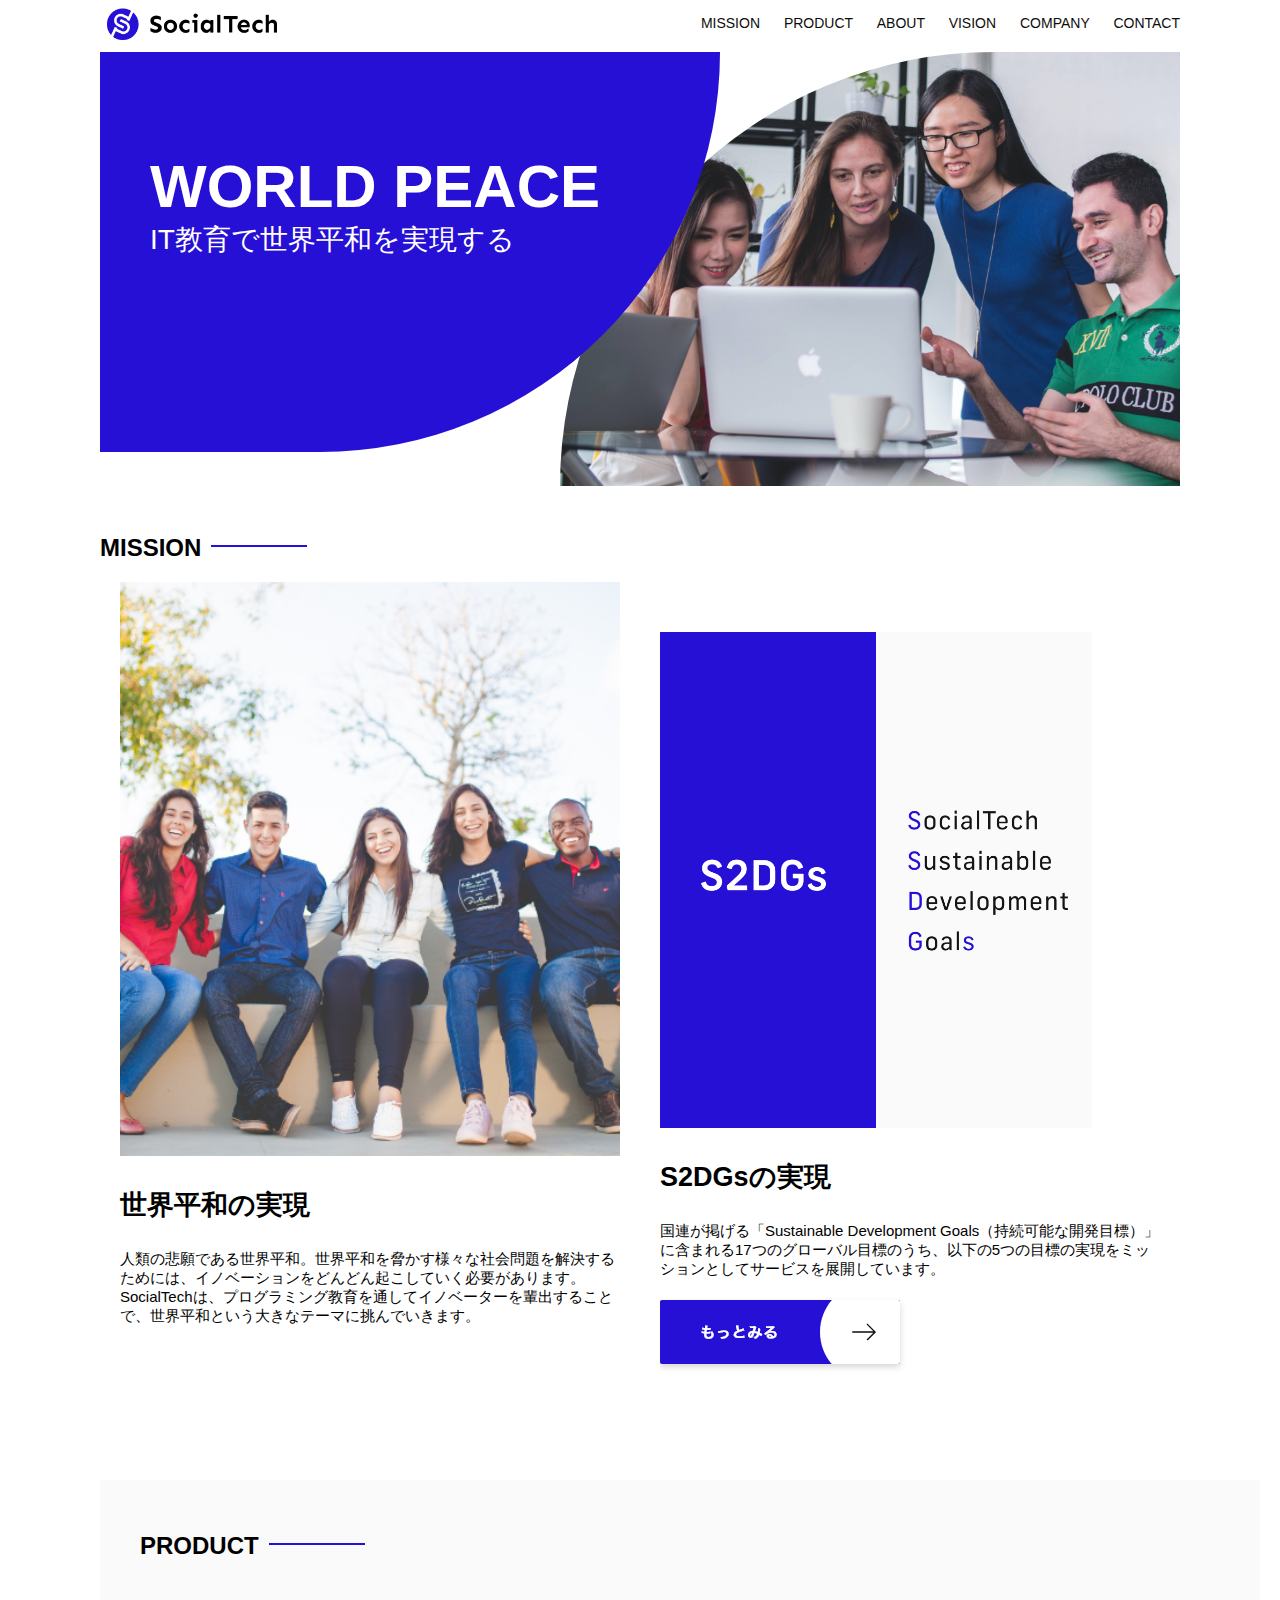
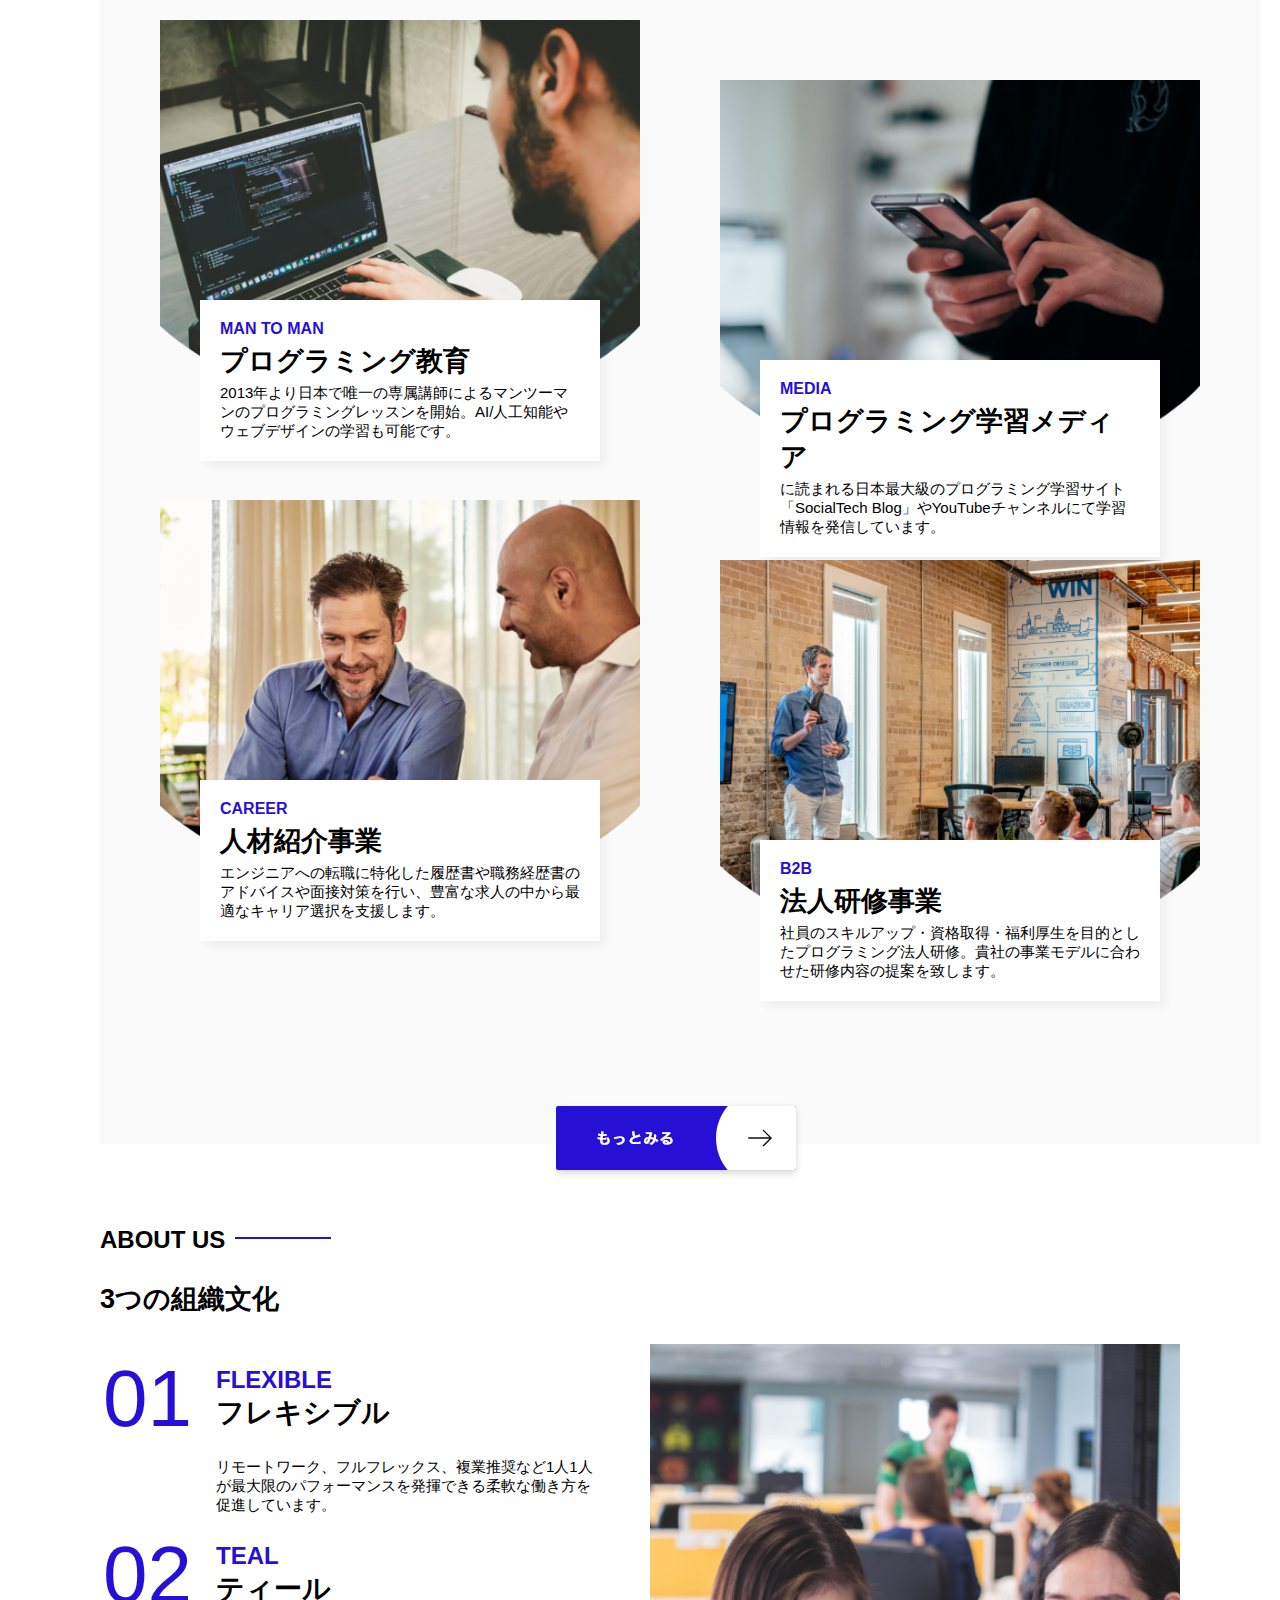
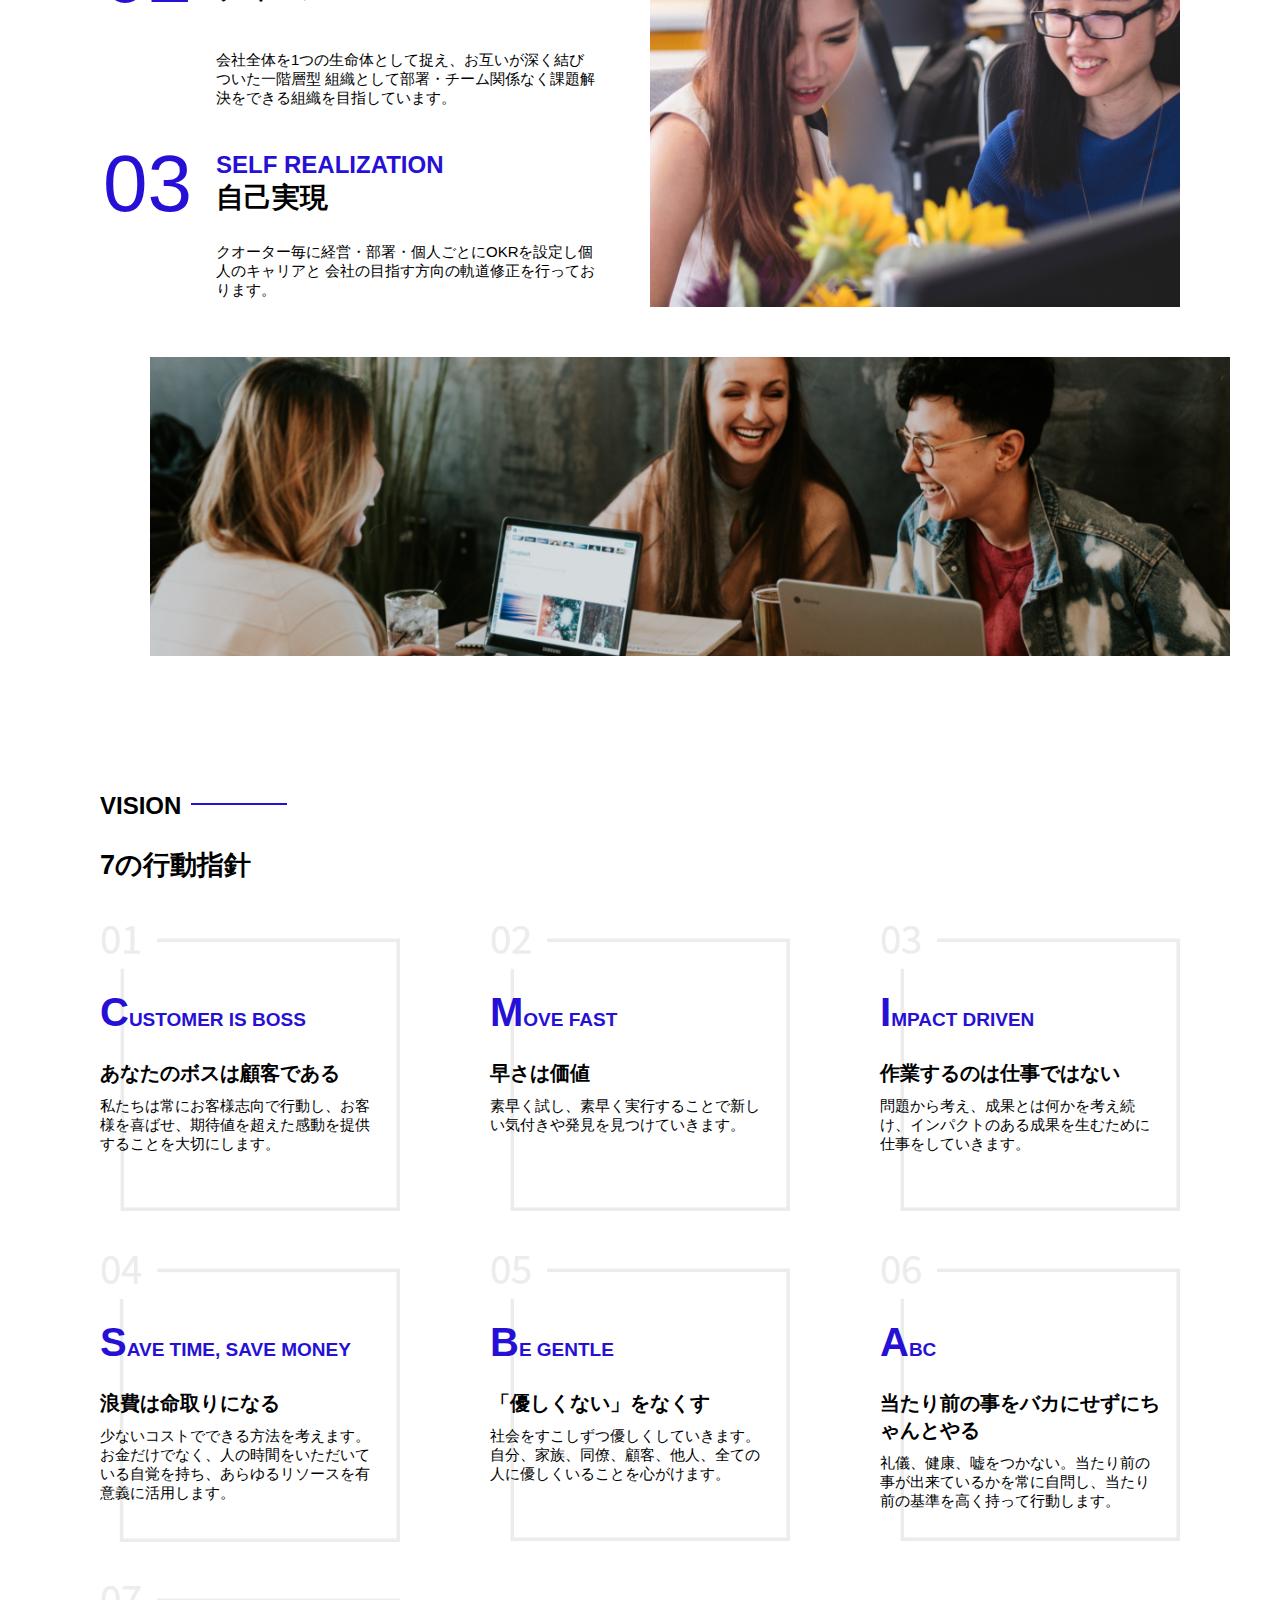
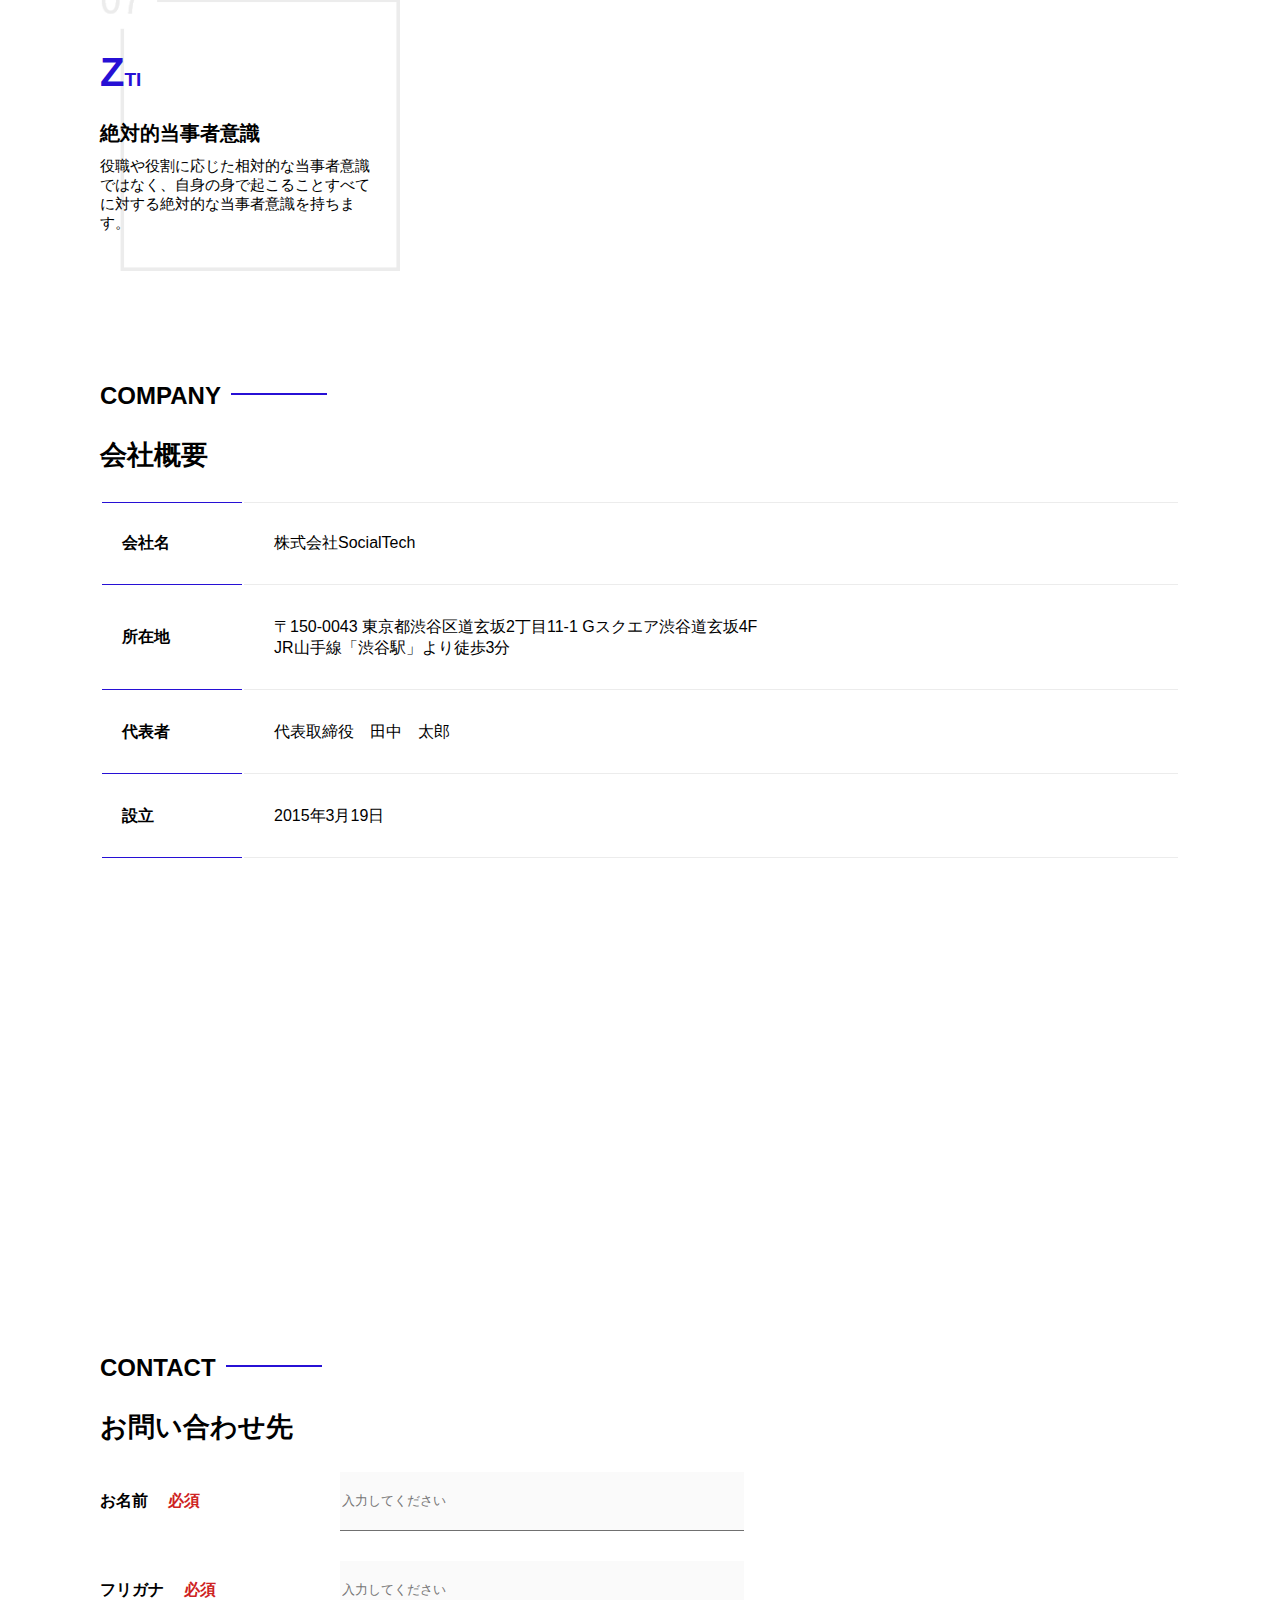
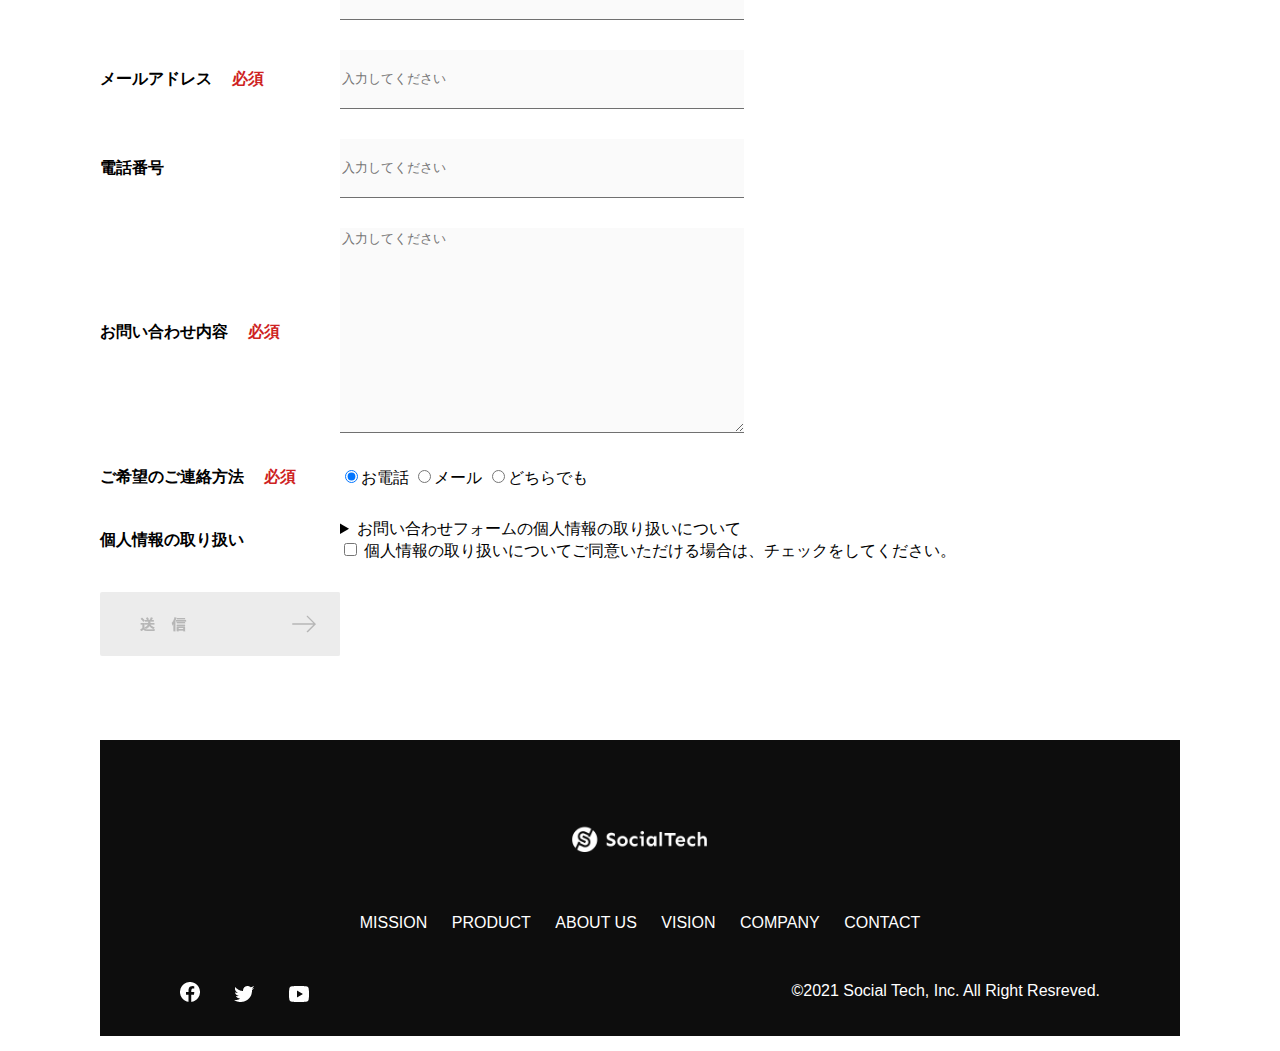
<file: index.html>
<!DOCTYPE html>
<html>
  <head>
    <title>SocialTech</title>
    <meta charset="utf-8">
    <meta name="description" content="SOcialTechはEdTech業界のリーディングカンパニーを目指します。"
    <meta name="viewport" content="width=device-width, initial-scale=1.0">
    <link rel="stylesheet" href="style.css">
  </head>
  <body><!-- 実際にブラウザに表示される部分 -->
    <header>
      <!-- ロゴ -->
      <a href="index.html" id="logo"><img src="images/images/logo.png" alt="トップページに戻る"></a>
    <!-- aタグ（語源：anchor）は、テキストや画像をクリックしたときに指定した
    Webページへ移動するリンク機能をつけるタグです。 -->
    <nav id="nav-pc">
      <a href="mission.html">MISSION</a>
      <a href="product.html">PRODUCT</a>
      <a href="index.html#aboutus">ABOUT</a>
      <a href="index.html#vision">VISION</a>
      <a href="index.html#company">COMPANY</a>
      <a href="index.html#contact">CONTACT</a>
    </nav>
    <!-- スマートフォン用メニュー -->
    <img id="menu-sp" src="images/images/button-menu.png" alt="ナビゲーションを開く" onclick="document.getElementById('nav-sp').style.display = 'block'">
  
    <!-- スマフォ用ナビゲーション -->
    <nav id="nav-sp">
      <!-- onclick(Javascript)はクリック（タップ）したら～する -->
      <img id="close" src="images/images/button-close.png" alt="ナビゲーションを閉じる" onclick="document.getElementById('nav-sp').style.display = 'none'">
      <a id="logo-sp" href="index.html" onclick="document.getElementById('nav-sp').style.display = 'none'"><img src="images/images/logo-sp.png" alt="トップページに戻る"></a>
      <a class="menu" href="mission.html" onclick="document.getElementById('nav-sp').style.display = 'none'">MISSION</a>
      <a class="menu" href="product.html" onclick="document.getElementById('nav-sp').style.display = 'none'">PRODUCT</a>
      <a class="menu" href="index.html#aboutus" onclick="document.getElementById('nav-sp').style.display = 'none'">ABOUT US</a>
      <a class="menu" href="index.html#vision" onclick="document.getElementById('nav-sp').style.display = 'none'">VISION</a>
      <a class="menu" href="index.html#company" onclick="document.getElementById('nav-sp').style.display = 'none'">COMPANY</a>
      <a class="menu" href="index.html#contact" onclick="document.getElementById('nav-sp').style.display = 'none'">CONTACT</a>
      <div id="sns">
        <a href="https://www.facebook.com/sejuku2013"><img src="images/images/button-facebook.png" alt="Facebookのリンク"></a>
        <a href="https://twitter.com/samuraijuku"><img src="images/images/button-twitter.png" alt="Twitterのリンク"></a>
        <a href="https://www.youtube.com/channel/UCCFOQO5aDK0xXam4cUQXT8g"><img src="images/images/button-youtube.png" alt="YouTubeのリンク"></a>
       </div>
     </nav>
    </header>
     <main>
      <article> 
        <section id="main-visual">
          <div id="main-message">
            <h1>WORLD PEACE</h1>
            <p>IT教育で世界平和を実現する</p>
          </div>
          <img src="images/images/index/index-main.png">
        </section>
        <!-- ミッション -->
        <section id="mission">
          <h2 class="index-h2">MISSION</h2>
          <div id="mission-flex">
            <div>
              <img id="mission-photo" src="images/images/index/index-mission.png" alt="屋外のベンチで写真を撮影する多国籍の仲間たち">
              <h3>世界平和の実現</h3>
              <p>人類の悲願である世界平和。世界平和を脅かす様々な社会問題を解決するためには、イノベーションをどんどん起こしていく必要があります。SocialTechは、プログラミング教育を通してイノベーターを輩出することで、世界平和という大きなテーマに挑んでいきます。
              </p>
            </div>
            <div>
              <img id="s2dgs" src="images/images/index/s2dgs.png" alt="S2DGs">
              <h3>S2DGsの実現</h3>
              <p>国連が掲げる「Sustainable Development Goals（持続可能な開発目標）」に含まれる17つのグローバル目標のうち、以下の5つの目標の実現をミッションとしてサービスを展開しています。</p>
              <a href="mission.html">
                <img src="images/images/button-more.png" alt="もっと見る">
              </a>
            </div>
           </div>
       </section>
       <!-- プロダクト -->
       <section id="product">
        <h2 class="index-h2">PRODUCT</h2>
        <div>
          <div id="product-left">
            <div>
               <img class="product-photo" src="images/images/index/index-mantoman.png" alt="PCでコードを書く男性">
               <div class="product-explain">
                 <span>MAN TO MAN</span>
                 <h3>プログラミング教育</h3>
                 <p>2013年より日本で唯一の専属講師によるマンツーマンのプログラミングレッスンを開始。AI/人工知能やウェブデザインの学習も可能です。</p>
               </div>
            </div>
            <div>
                <img class="product-photo" src="images/images/index/index-career.png">
                <div class="product-explain">
                  <span>CAREER</span>
                  <h3>人材紹介事業</h3>
                  <p>エンジニアへの転職に特化した履歴書や職務経歴書のアドバイスや面接対策を行い、豊富な求人の中から最適なキャリア選択を支援します。</p>
                </div> 
            </div>
          </div>
          <div id="product-right">
            <div>
              <img class="product-photo" src="images/images/index/index-media.png" alt="スマートフォンを操作する人">
              <div class="product-explain">  
                <span>MEDIA</span>
                <h3>プログラミング学習メディア</h3>
                <p>に読まれる日本最大級のプログラミング学習サイト「SocialTech Blog」やYouTubeチャンネルにて学習情報を発信しています。</p>
              </div>
            </div>
            <div>
              <img class="product-photo" src="images/images/index/index-b2b.png" alt="講演中の男性とそれを聞く人々">
              <div class="product-explain">
                <span>B2B</span>
                <h3>法人研修事業</h3>
                <p>社員のスキルアップ・資格取得・福利厚生を目的としたプログラミング法人研修。貴社の事業モデルに合わせた研修内容の提案を致します。</p>
              </div>
            </div>
          </div>
        </div>
        <div>
         <a id="product-more" href="product.html">
          <img src="images/images/button-more.png">
         </a>
        </div>
       </section>
       <!-- Aboutus -->
       <section id="aboutus">
        <h2 class="index-h2">ABOUT US</h2>
        <h3>3つの組織文化</h3>
        <div>
          <table class="culture-table">
            <tr>
              <td>
                <span class="culture-num">01</span>
              </td>
              <td>
                <span class="culture-en">FLEXIBLE</span>
                <span class="culture-jp">フレキシブル</span>
              </td>
            </tr>
            <tr>
              <td>
                <!-- 空のセル -->
              </td>
              <td>
                <p class="culture-description">
                  リモートワーク、フルフレックス、複業推奨など1人1人が最大限のパフォーマンスを発揮できる柔軟な働き方を促進しています。
                </p>
              </td>
            </tr>
            <tr>
              <td>
                <span class="culture-num">02</span>
              </td>
              <td>
                <span class="culture-en">TEAL</span>
                <span class="culture-jp">ティール</span>
              </td>
            </tr>
            <tr>
              <td>
                <!-- 空のセル -->
              </td>
              <td>
                <p class="culture-descriotion">会社全体を1つの生命体として捉え、お互いが深く結びついた一階層型
                  組織として部署・チーム関係なく課題解決をできる組織を目指しています。</p>
              </td>
            </tr>
            <tr>
              <td>
                <span class="culture-num">03</span>
                <!-- spanタグは文字の一部だけ装飾したいときに使う -->
              </td>
              <td>
                <span class="culture-en">SELF REALIZATION</span>
                <span class="culture-jp">自己実現</span>
              </td>
            </tr>
            <tr>
              <td>
                <!-- 空のセル -->
              </td>
              <td>
                <p class="culture-description">クオーター毎に経営・部署・個人ごとにOKRを設定し個人のキャリアと
                  会社の目指す方向の軌道修正を行っております。</p>
              </td>
            </tr>
          </table>
          <img class="culture-img" src="images/images/index/index-aboutus1.png">
        </div>
        <img class="culture-img2" src="images/images/index/index-aboutus2.png">
       </section>
       <!-- VISION  -->
       <section id="vision">
        <h2 class="index-h2">VISION</h2>
        <h3 >7の行動指針</h3>
        <div>
          <div class="vision-box">
            <img src="images/images//index/vision-01.png" alt="01">
            <span>
              <h4>CUSTOMER IS BOSS</h4>
              <h5>あなたのボスは顧客である</h5>
              <p>私たちは常にお客様志向で行動し、お客様を喜ばせ、期待値を超えた感動を提供することを大切にします。</p>
            </span>
          </div>
          <div class="vision-box">
            <img src="images/images/index/vision-02.png" alt="02">
            <span>
              <h4>MOVE FAST</h4>
              <h5>早さは価値</h5>
              <p>素早く試し、素早く実行することで新しい気付きや発見を見つけていきます。</p>
            </span>
          </div>
          <div class="vision-box">
            <img src="images/images/index/vision-03.png" alt="03">
            <span>
              <h4>IMPACT DRIVEN</h4>
              <h5>作業するのは仕事ではない</h5>
              <p>問題から考え、成果とは何かを考え続け、インパクトのある成果を生むために仕事をしていきます。</p>
            </span>
          </div>
          <div class="vision-box">
            <img src="images/images/index/vision-04.png" alt="04">
            <span>
              <h4>SAVE TIME, SAVE MONEY</h4>
              <h5>浪費は命取りになる</h5>
              <p>少ないコストでできる方法を考えます。お金だけでなく、人の時間をいただいている自覚を持ち、あらゆるリソースを有意義に活用します。</p>
            </span>
          </div>
          <div class="vision-box">
            <img src="images/images/index/vision-05.png" alt="05">
            <span>
              <h4>BE GENTLE</h4>
              <h5>「優しくない」をなくす</h5>
              <p>社会をすこしずつ優しくしていきます。自分、家族、同僚、顧客、他人、全ての人に優しくいることを心がけます。</p>
            </span>
          </div>
          <div class="vision-box">
            <img src="images/images/index/vision-06.png" alt="06">
            <span>
              <h4>ABC</h4>
              <h5>当たり前の事をバカにせずにちゃんとやる</h5>
              <p>礼儀、健康、嘘をつかない。当たり前の事が出来ているかを常に自問し、当たり前の基準を高く持って行動します。</p>
            </span>
          </div>
          <div class="vision-box">
            <img src="images/images/index/vision-07.png" alt="07">
            <span>
              <h4>ZTI</h4>
              <h5>絶対的当事者意識</h5>
              <p>役職や役割に応じた相対的な当事者意識ではなく、自身の身で起こることすべてに対する絶対的な当事者意識を持ちます。</p>
            </span\>
          </div>
        </div>
       </section>
       <!-- company -->
       <section id="company">
        <h2 class="index-h2">COMPANY</h2>
        <h3>会社概要</h3>
        <div>
          <table id="company-table">
            <tr>
              <th class="tableheader-first">会社名</th>
              <td class="cell-first">株式会社SocialTech</td>
            </tr>
            <tr>
              <th class="tableheader">所在地</th>
              <td class="cell">〒150-0043 東京都渋谷区道玄坂2丁目11-1 Gスクエア渋谷道玄坂4F<br>JR山手線「渋谷駅」より徒歩3分</td>
            </tr>
            <tr>
              <th class="tableheader">代表者</th>
              <td class="cell">代表取締役　田中　太郎</td>
            </tr>
            <tr>
              <th class="tableheader">設立</th>
              <td class="cell">2015年3月19日</td>
            </tr>
          </table>
        </div>
        <iframe 
          src="https://www.google.com/maps/embed?pb=!1m18!1m12!1m3!1d12967.104573649769!2d139.6874573984661!3d35.65788658474562!2m3!1f0!2f0!3f0!3m2!1i1024!2i768!4f13.1!3m3!1m2!1s0x60188b55ffeee63f%3A0x73330361de4fb84f!2z44CSMTUwLTAwNDMg5p2x5Lqs6YO95riL6LC35Yy66YGT546E5Z2C77yS5LiB55uu77yR77yR4oiSMSBHIDRm!5e0!3m2!1sja!2sjp!4v1666486045828!5m2!1sja!2sjp" 
          style="border:0;" allowfullscreen="" loading="lazy" referrerpolicy="no-referrer-when-downgrade">
        </iframe>
        <!-- iframeは地図を埋め込みに使う -->
       </section>
       <!-- お問い合わせフォーム -->
       <section id="contact">
        <h2 class="index-h2">CONTACT</h2>
        <h3>お問い合わせ先</h3>
        <!-- STATIC FORMSのフォームタグ -->
        <form action="https://api.staticforms.xyz/submit" method="post">
          <input type="text" name="honeypot" style="display:none">
          <input type="hidden" name="accessKey" value="0e52f610-5dbf-4b2a-8f69-52baaeb2de2c">
          <input type="hidden" name="subject" value="Webサイトからお問い合わせがありました" >
          <input type="hidden" name="replyTo" value="white.kagawa.sakana@gmail.com">
          <input type="hidden" name="redirectTo" value="">
        </form>
        <form>
          <!-- 1 -->
          <div>
            <div class="contact-heading">
              <label class="contact-label">お名前<span class="contact-span">必須</span></label>
            </div>
            <div class="contact-form">
                <input type="text" name="name" placeholder="入力してください" class="contact-textbox">
            </div>
          </div>
            <!-- 2 -->
          <div>
           <div class="contact-heading">
            <label class="contact-label">フリガナ<span class="contact-span">必須</span></label>
           </div>
            <div>
             <input type="text" name="hurigana" placeholder="入力してください" class="contact-textbox">
           </div>
          </div>
            <!-- 3 -->
          <div>
           <div class="contact-heading">
              <label class="contact-label">メールアドレス<span class="contact-span">必須</span></label>
           </div>
           <div>
              <input type="text" name="email" placeholder="入力してください" class="contact-textbox">
           </div>
          </div>
            <!-- 4 -->
          <div>
            <div  class="contact-heading">
              <label class="contact-label">電話番号</label>
            </div>
            <div>
               <input type="text" name="tel" placeholder="入力してください" class="contact-textbox">
            </div>
          </div>
            <!-- 5 -->
            <div>
              <div class="contact-heading">
                <label class="contact-label">お問い合わせ内容<span class=contact-span>必須</span></label>
              </div>
              <div>
                <textarea class="contact-textarea" placeholder="入力してください" name="message"></textarea>
              </div>
            </div>
          </div>
          <!-- 6 -->
          <div>
            <div class="contact-heading">
              <label class="contact-label">ご希望のご連絡方法<span class="contact-span">必須</span></label>
            </div>
            <div>
              <input class=radiobutton type="radio" value="tel" name="contact" checked><label>お電話</label>
              <!-- checked属性 を指定すると，このラジオボタンが初期状態でチェックされた状態になります。 -->
              <input class=radiobutton type="radio" value="email" name="contact"><label>メール</label>
              <input class=radiobutton type="radio" value="both" name="contact"><label>どちらでも</label>
            </div>
          </div>
          <!-- 7 -->
          <div>
            <div class="contact-heading">
              <label class="contact-label">個人情報の取り扱い</label>
            </div>
            <div>
              <details>
                <summary>お問い合わせフォームの個人情報の取り扱いについて</summary>
                <div>
                  <span>１．組織の名称又は氏名</span><br>
                  株式会社SocialTech<br><br>
                  <span>２．個人情報保護管理者（若しくはその代理人）の氏名又は職名、所属及び連絡先
                    鈴木 一郎 コーポレート部</span><br>
                  メールアドレス：support@socialtech.net<br>
                  TEL：03-xxxx-xxxx<br>
                  <span>３．個人情報の利用目的</span><br>
                  ・本サービス及び本サービスに関連する情報の提供又はそれらに関する連絡のため<br>
                  ・ユーザーの本人確認のため<br>
                  ・当社サービスのご案内のため<br>
                  ・当社の商品等の広告または宣伝（電子メールによるものを含むものとします。）<br><br>
                  <span>４．個人情報の取り扱い業務の委託</span><br>
                  個人情報の取扱業務の全部または一部を外部に業務委託する場合があります。<br>
                  その際、弊社は、個人情報を適切に保護できる管理体制を敷き実行していることを条件として<br>
                  委託先を厳選したうえで、機密保持契約を委託先と締結し、お客様の個人情報を厳密に管理させます。<br><br>
                  <span>５．個人情報の開示等の請求</span><br>
                  お客様は、弊社に対してご自身の個人情報の開示等（利用目的の通知、開示、内容の訂正・追加・削除、利用の停止または消去、第三者への提供の停止）に関して、当社問合わせ窓口に申し出ることができます。<br>
                  その際、弊社はお客様ご本人を確認させていただいたうえで、合理的な期間内に対応いたします。<br><br>
                  なお、個人情報に関する弊社問合わせ先は、次の通りです。<br><br>
                  株式会社SocialTech　個人情報問合せ窓口<br>
                  〒150-0043　東京都渋谷区道玄坂2丁目11-1 Ｇスクエア渋谷道玄坂 4F<br>
                  メールアドレス：support@socialtech.net　TEL：03-xxxx-xxxx<br><br>
                  <span>６．個人情報を提供されることの任意性について</span><br><br>
                  お客様がご自身の個人情報を弊社に提供されるか否かは、お客様のご判断によりますが、もしご提供されない場合には、適切なサービスが提供できない場合がありますので予めご了承ください。
                </div>
              </details>
              <input type="checkbox" name="agree">
              <span>個人情報の取り扱いについてご同意いただける場合は、チェックをしてください。</span>
            </div>
          </div>
          <!-- 送信ボックス -->
          <input type="image" value="Submit" src="images/images/button-submit.png" alt="送信する">
          <!-- input type="image"と記述することで、画像でボタンを作成できる -->
        </form>
       </section>
       <section id="footer">
        <div id="footer-logo">
          <img src="images/images/logo-sp.png" alt="SocialTech">
        </div>
        <div id="footer-link">
          <a href="mission.html">MISSION</a>         
          <a href="product.html">PRODUCT</a>
          <a href="index.html#aboutus">ABOUT US</a>
          <a href="index.html#vision">VISION</a>
          <a href="index.html#company">COMPANY</a>
          <a href="index.html#contact">CONTACT</a>
        </div>
        <div id="sns-footer">
          <a href="https://www.facebook.com/sejuku2013"><img src="images/images/button-facebook.png" alt="Facebookのリンク"></a>
          <a href="https://twitter.com/samuraijuku"><img src="images/images/button-twitter.png" alt="Twitterのリンク"></a>
          <a href="https://www.youtube.com/channel/UCCFOQO5aDK0xXam4cUQXT8g"><img src="images/images/button-youtube.png" alt="Youtubeのリンク"></a>
          <span id="copyright">&copy;2021 Social Tech, Inc. All Right Resreved.</span>
        </div>
       </section>
     </article>
   </main>
 </body>
 
 </html>
 </p>
            </div>
            <div>
            </div>
          </div>
        </section>
      </article>
    </main>
  </body>
</html>
</file>
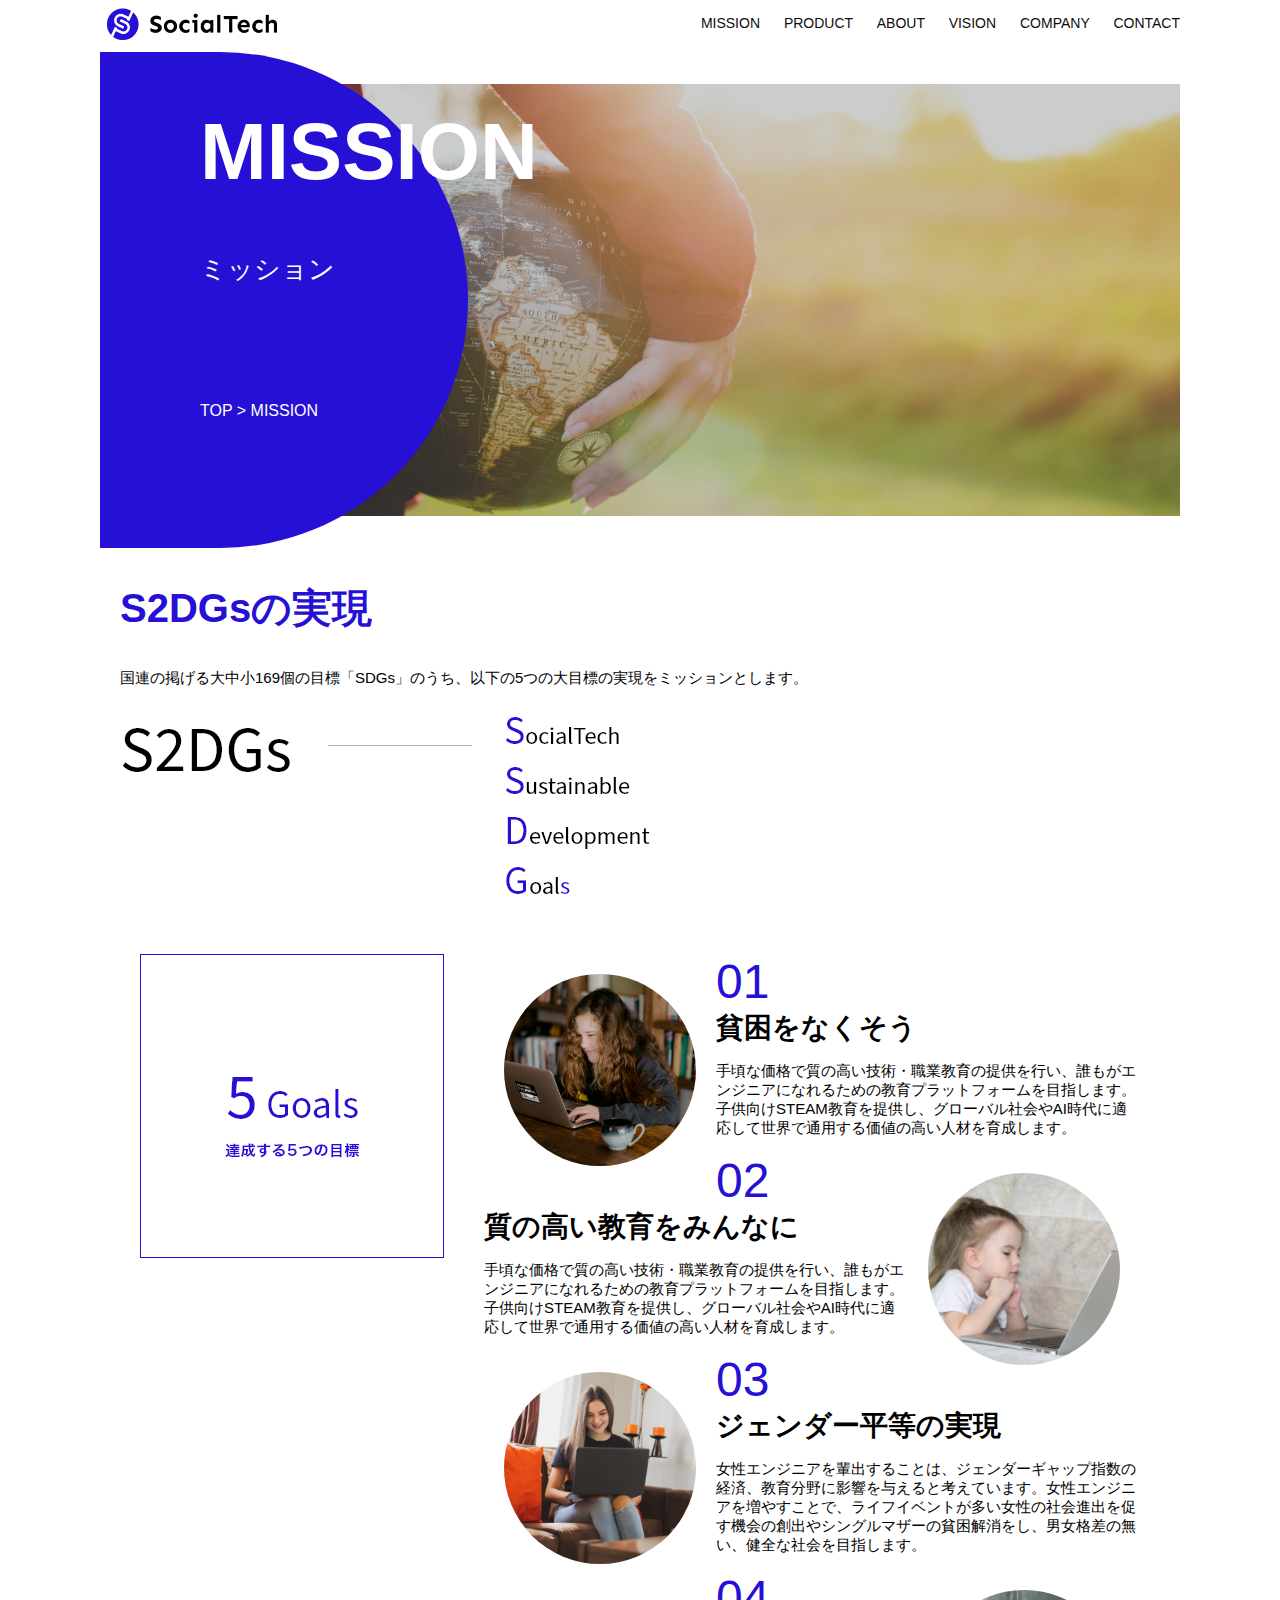
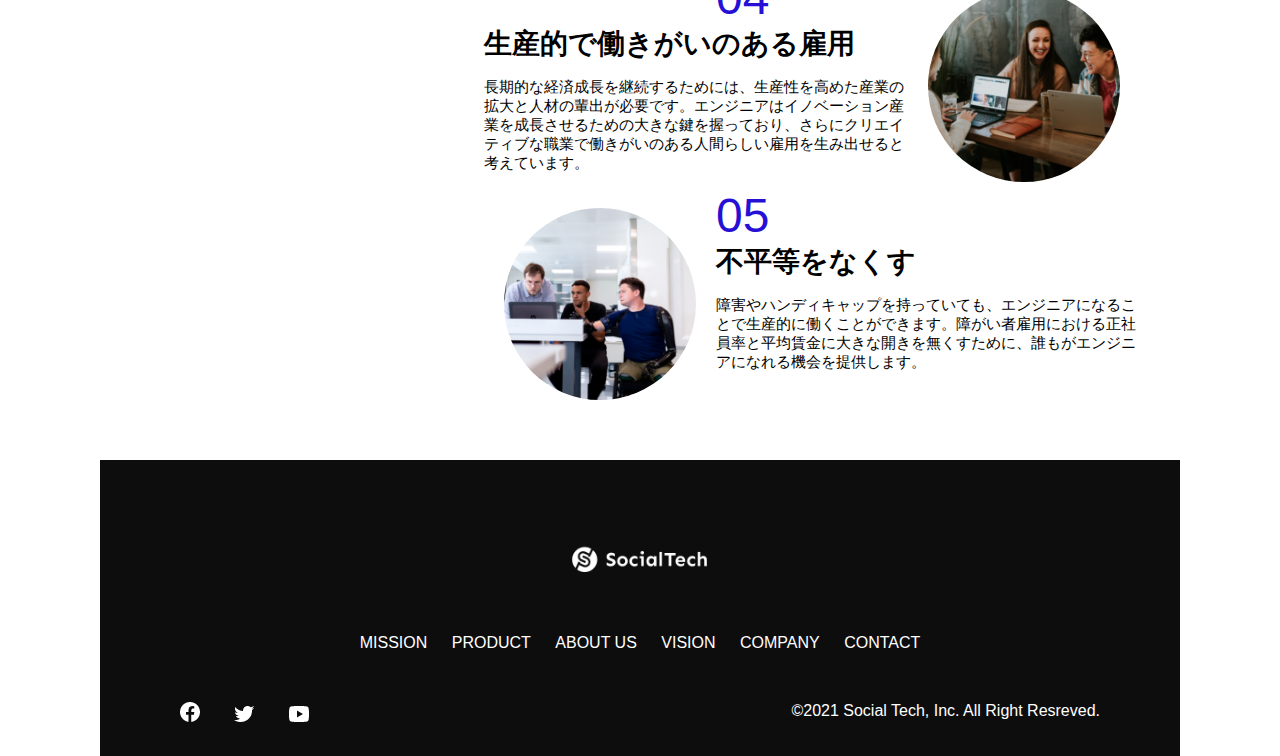
<file: mission.html>
<!DOCTYPE html>
<html>
  <head>
    <title>SocialTech - MISSION ミッション -</title>
    <meta charset="utf-8">
    <meta name="description" content="SocialTechが目指す5つの目標（S2DGS）を紹介します。">
    <meta name="viewport" content="width=device-width, initial-scale=1.0">
    <link rel="stylesheet" href="style.css">
  </head>
  <body>
    <body><!-- 実際にブラウザに表示される部分 -->
      <header>
        <!-- ロゴ -->
        <a href="index.html" id="logo"><img src="images/images/logo.png" alt="トップページに戻る"></a>
      <!-- aタグ（語源：anchor）は、テキストや画像をクリックしたときに指定した
      Webページへ移動するリンク機能をつけるタグです。 -->
      <nav id="nav-pc">
        <a href="mission.html">MISSION</a>
        <a href="product.html">PRODUCT</a>
        <a href="index.html#aboutus">ABOUT</a>
        <a href="index.html#vision">VISION</a>
        <a href="index.html#company">COMPANY</a>
        <a href="index.html#contact">CONTACT</a>
      </nav>
      <!-- スマートフォン用メニュー -->
      <img id="menu-sp" src="images/images/button-menu.png" alt="ナビゲーションを開く" onclick="document.getElementById('nav-sp').style.display = 'block'">
    
      <!-- スマフォ用ナビゲーション -->
      <nav id="nav-sp">
        <!-- onclick(Javascript)はクリック（タップ）したら～する -->
        <img id="close" src="images/images/button-close.png" alt="ナビゲーションを閉じる" onclick="document.getElementById('nav-sp').style.display = 'none'">
        <a id="logo-sp" href="index.html" onclick="document.getElementById('nav-sp').style.display = 'none'"><img src="images/images/logo-sp.png" alt="トップページに戻る"></a>
        <a class="menu" href="mission.html" onclick="document.getElementById('nav-sp').style.display = 'none'">MISSION</a>
        <a class="menu" href="product.html" onclick="document.getElementById('nav-sp').style.display = 'none'">PRODUCT</a>
        <a class="menu" href="index.html#aboutus" onclick="document.getElementById('nav-sp').style.display = 'none'">ABOUT US</a>
        <a class="menu" href="index.html#vision" onclick="document.getElementById('nav-sp').style.display = 'none'">VISION</a>
        <a class="menu" href="index.html#company" onclick="document.getElementById('nav-sp').style.display = 'none'">COMPANY</a>
        <a class="menu" href="index.html#contact" onclick="document.getElementById('nav-sp').style.display = 'none'">CONTACT</a>
        <div id="sns">
          <a href="https://www.facebook.com/sejuku2013"><img src="images/images/button-facebook.png" alt="Facebookのリンク"></a>
          <a href="https://twitter.com/samuraijuku"><img src="images/images/button-twitter.png" alt="Twitterのリンク"></a>
          <a href="https://www.youtube.com/channel/UCCFOQO5aDK0xXam4cUQXT8g"><img src="images/images/button-youtube.png" alt="YouTubeのリンク"></a>
         </div>
       </nav>
      </header>
  </body>
  <main>
    <article>
      <section id="mission-main">
        <div id="mission-title">
          <h1>MISSION</h1>
          <span>ミッション</span>
          <div>TOP > MISSION</div>
        </div>
      </section>
      <section id="mission-s2dgs">
        <h2 class="mission-h2">S2DGsの実現</h2>
        <p>国連の掲げる大中小169個の目標「SDGs」のうち、以下の5つの大目標の実現をミッションとします。</p>
        <img src="images/images/mission/mission-s2dgs.png" alt="S2DGs">
      </section>
      <section id="mission-5goals">
        <div>
          <img id="s2dgs-image" src="images/images/mission/mission-5goals.png" alt="5goals">
        </div>
          <div>
            <div>
              <img class="fivegoals-image-left" src="images/images//mission/mission-5goals01.png" alt="PCを操作する女の子">
              <span class="fivegoals-number">01</span>
              <h3 class="fivegoals-h3">貧困をなくそう</h3>
              <p class="fivegoals-p">手頃な価格で質の高い技術・職業教育の提供を行い、誰もがエンジニアになれるための教育プラットフォームを目指します。子供向けSTEAM教育を提供し、グローバル社会やAI時代に適応して世界で通用する価値の高い人材を育成します。</p>
            </div>
            <div>
              <img class="fivegoals-image-right" src="images/images/mission/mission-5goals02.png" alt="PCを見つめる小さい女の子">
              <span class="fivegoals-number">02</span>
              <h3 class="fivegoals-h3">質の高い教育をみんなに</h3>
              <p class="fivegoals-p">手頃な価格で質の高い技術・職業教育の提供を行い、誰もがエンジニアになれるための教育プラットフォームを目指します。子供向けSTEAM教育を提供し、グローバル社会やAI時代に適応して世界で通用する価値の高い人材を育成します。</p>
            </div>
            <div>
              <img class="fivegoals-image-left" src="images/images/mission/mission-5goals03.png" alt="PCを操作する女性">
              <span class="fivegoals-number">03</span>
              <h3 class="fivegoals-h3">ジェンダー平等の実現</h3>
              <p class="fivegoals-p">女性エンジニアを輩出することは、ジェンダーギャップ指数の経済、教育分野に影響を与えると考えています。女性エンジニアを増やすことで、ライフイベントが多い女性の社会進出を促す機会の創出やシングルマザーの貧困解消をし、男女格差の無い、健全な社会を目指します。</p>
            </div>
            <div>
              <img class="fivegoals-image-right" src="images/images/mission/mission-5goals04.png" alt="笑顔で話しあう3人の男女">
              <span class="fivegoals-number">04</span>
              <h3 class="fivegoals-h3">生産的で働きがいのある雇用</h3>
              <p class="fivegoals-p">長期的な経済成長を継続するためには、生産性を高めた産業の拡大と人材の輩出が必要です。エンジニアはイノベーション産業を成長させるための大きな鍵を握っており、さらにクリエイティブな職業で働きがいのある人間らしい雇用を生み出せると考えています。</p>
            </div>
            <div>
              <img class="fivegoals-image-left" src="images/images/mission/mission-5goals05.png" alt="障害を持つ男性がイキイキと働く様子">
              <span class="fivegoals-number">05</span>
              <h3 class="fivegoals-h3">不平等をなくす</h3>
              <p class="fivegoals-p">障害やハンディキャップを持っていても、エンジニアになることで生産的に働くことができます。障がい者雇用における正社員率と平均賃金に大きな開きを無くすために、誰もがエンジニアになれる機会を提供します。</p>
            </div>
          </div>
      </section>
      <section id="footer">
        <div id="footer-logo">
          <img src="images/images/logo-sp.png" alt="SocialTech">
        </div>
        <div id="footer-link">
          <a href="mission.html">MISSION</a>         
          <a href="product.html">PRODUCT</a>
          <a href="index.html#aboutus">ABOUT US</a>
          <a href="index.html#vision">VISION</a>
          <a href="index.html#company">COMPANY</a>
          <a href="index.html#contact">CONTACT</a>
        </div>
        <div id="sns-footer">
          <a href="https://www.facebook.com/sejuku2013"><img src="images/images/button-facebook.png" alt="Facebookのリンク"></a>
          <a href="https://twitter.com/samuraijuku"><img src="images/images/button-twitter.png" alt="Twitterのリンク"></a>
          <a href="https://www.youtube.com/channel/UCCFOQO5aDK0xXam4cUQXT8g"><img src="images/images/button-youtube.png" alt="Youtubeのリンク"></a>
          <span id="copyright">&copy;2021 Social Tech, Inc. All Right Resreved.</span>
        </div>
      </section>
     </article>
  </main>

</html>
</file>
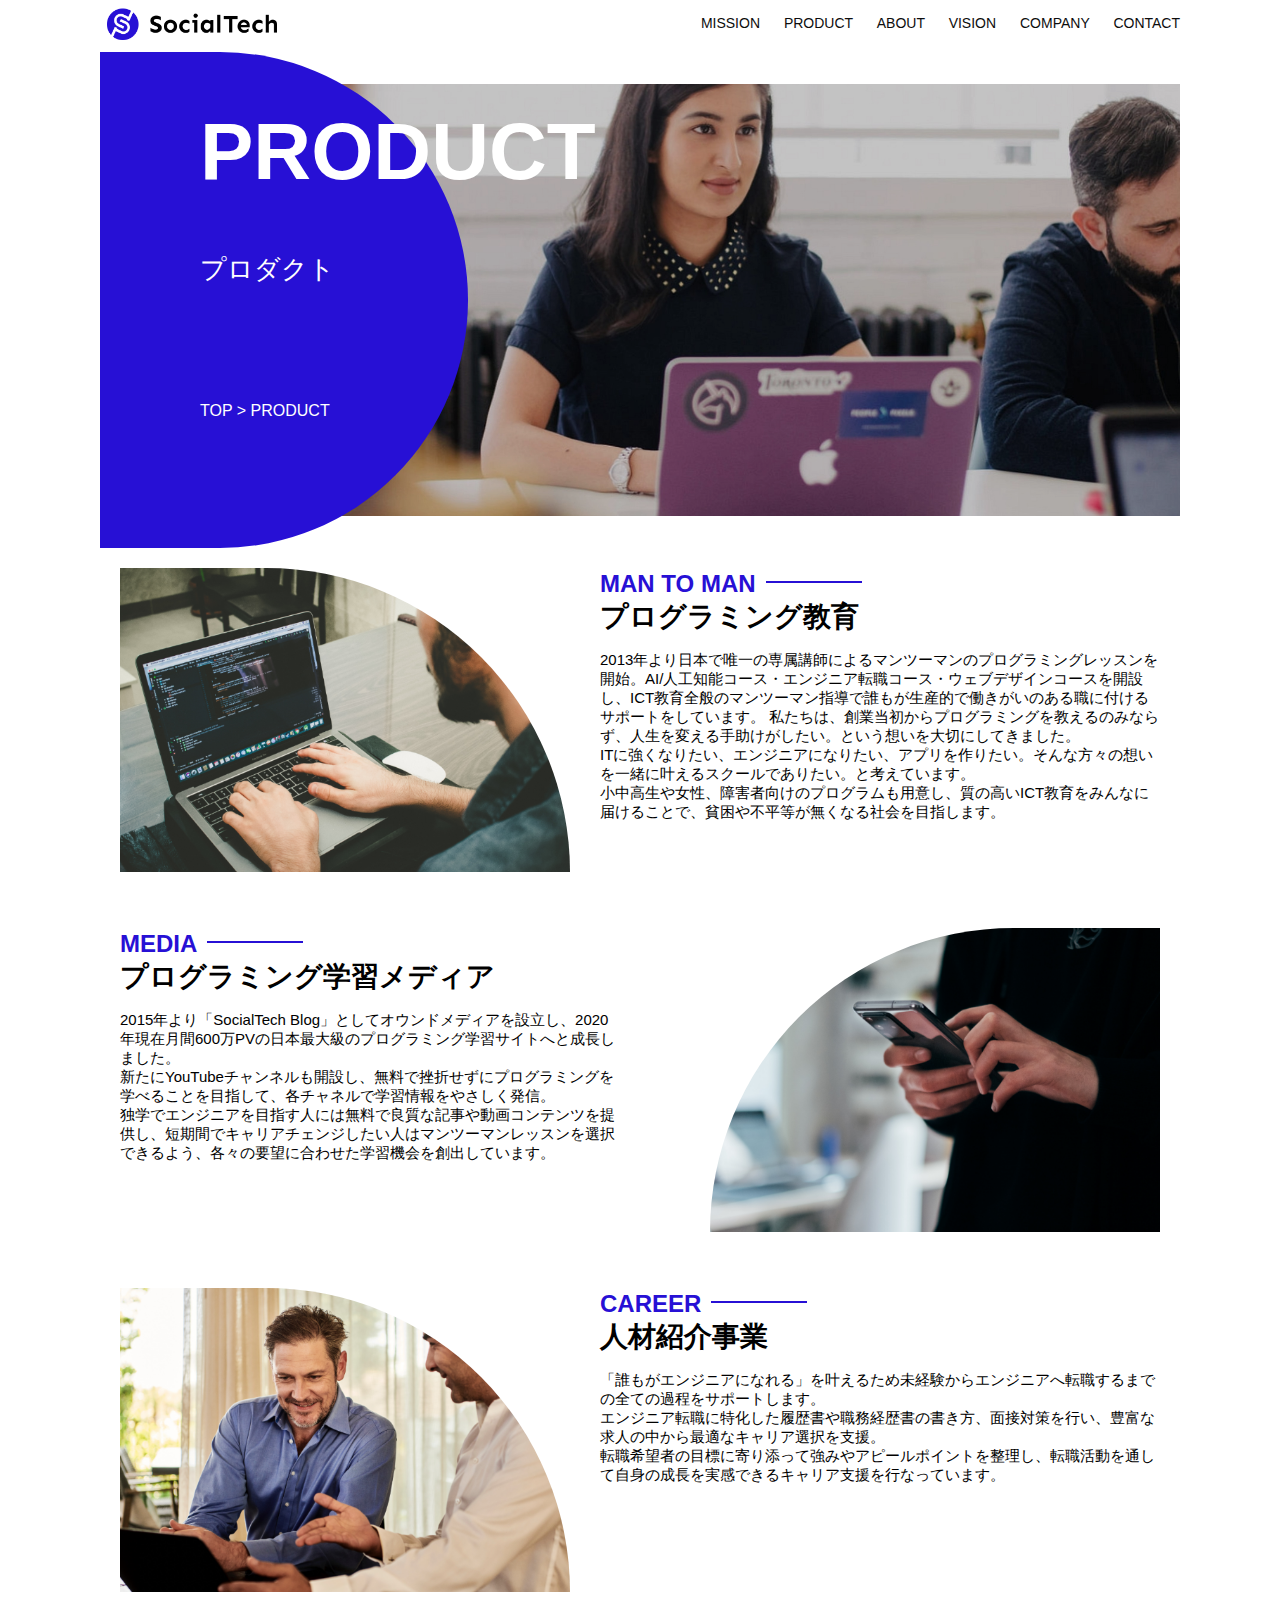
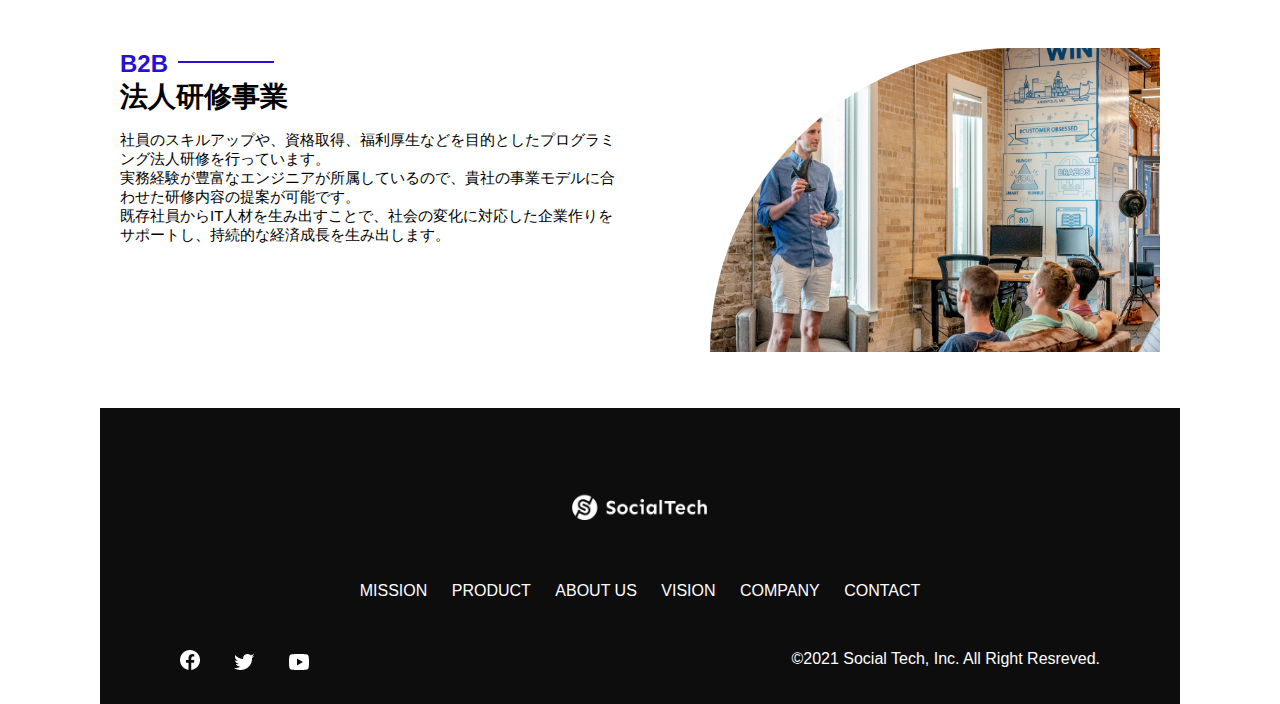
<file: product.html>
<!DOCTYPE html>
<html>
  <head>
    <title>SocialTech - PRODUCT プロダクト -</title>
    <meta charset="utf-8">
    <meta name="description" content="SocialTechの4つのプロダクトを紹介します">
    <meta name="viewport" content="width=device-width, initial-scale=1.0">
    <link rel="stylesheet" href="style.css">
  </head>
  <body>
    <header>
    <!-- PC用 -->
      <a href="index.html" id="logo"> <img src="images/images/logo.png" alt="トップページに戻る"></a>  
    <nav id="nav-pc">
      <a href="mission.html">MISSION</a>
      <a href="product.html">PRODUCT</a>
      <a href="index.html#aboutus">ABOUT</a>
      <a href="index.html#vision">VISION</a>
      <a href="index.html#company">COMPANY</a>
      <a href="index.html#contact">CONTACT</a>
    </nav>
    <!-- スマートフォン用 -->
    <img id="menu-sp" src="images/images/button-menu.png" alt="ナビゲーションを開く" onclick="document.getElementById('nav-sp').style.display = 'block'">
    <nav id="nav-sp">
      <img id="close" src="images/images/button-close.png" alt="ナビゲーションを閉じる" onclick="document.getElementById('nav-sp').style.display = 'none'">
      <a id="logo-sp" href="index.html" onclick="document.getElementById('nav-sp').style.display = 'none'"><img src="images/images/logo-sp.png" alt="トップページに戻る"></a>
      <a class="menu" href="mission.html" onclick="document.getElementById('nav-sp').style.display = 'none'">MISSION</a>
      <a class="menu" href="product.html" onclick="document.getElementById('nav-sp').style.display = 'none'">PRODUCT</a>
      <a class="menu" href="index.html#aboutus" onclick="document.getElementById('nav-sp').style.display = 'none'">ABOUT US</a>
      <a class="menu" href="index.html#vision" onclick="document.getElementById('nav-sp').style.display = 'none'">VISION</a>
      <a class="menu" href="index.html#company" onclick="document.getElementById('nav-sp').style.display = 'none'">COMPANY</a>
      <a class="menu" href="index.html#contact" onclick="document.getElementById('nav-sp').style.display = 'none'">CONTACT</a>
      <div id="sns">
        <a href="https://www.facebook.com/sejuku2013"><img src="images/images/button-facebook.png" alt="Facebookのリンク"></a>
        <a href="https://twitter.com/samuraijuku"><img src="images/images/button-twitter.png" alt="Twitterのリンク"></a>
        <a href="https://www.youtube.com/channel/UCCFOQO5aDK0xXam4cUQXT8g"><img src="images/images/button-youtube.png" alt="YouTubeのリンク"></a>
      </div>
     </nav> 
    </header>
    <main>
      <article>
        <section id="product-main">
          <div id="product-title">
            <h1>PRODUCT</h1>
            <span>プロダクト</span>
            <div>TOP > PRODUCT</div>
          </div>
        </section>
        <section id="product-section1">
          <img src="images/images/product/product-mantoman.png" alt="PCでコードを書く男性">
          <div>
            <h2 class="product-h2">MAN TO MAN</h2>
            <h3 class="product-h3">プログラミング教育</h3>
            <p>2013年より日本で唯一の専属講師によるマンツーマンのプログラミングレッスンを開始。AI/人工知能コース・エンジニア転職コース・ウェブデザインコースを開設し、ICT教育全般のマンツーマン指導で誰もが生産的で働きがいのある職に付けるサポートをしています。
              私たちは、創業当初からプログラミングを教えるのみならず、人生を変える手助けがしたい。という想いを大切にしてきました。<br>ITに強くなりたい、エンジニアになりたい、アプリを作りたい。そんな方々の想いを一緒に叶えるスクールでありたい。と考えています。<br>小中高生や女性、障害者向けのプログラムも用意し、質の高いICT教育をみんなに届けることで、貧困や不平等が無くなる社会を目指します。</p>
          </div>
        </section>
        <section id="product-section2">
          <div>
            <h2 class="product-h2">MEDIA</h2>
            <h3 class="product-h3">プログラミング学習メディア</h3>
            <p>2015年より「SocialTech
              Blog」としてオウンドメディアを設立し、2020年現在月間600万PVの日本最大級のプログラミング学習サイトへと成長しました。<br>新たにYouTubeチャンネルも開設し、無料で挫折せずにプログラミングを学べることを目指して、各チャネルで学習情報をやさしく発信。<br>独学でエンジニアを目指す人には無料で良質な記事や動画コンテンツを提供し、短期間でキャリアチェンジしたい人はマンツーマンレッスンを選択できるよう、各々の要望に合わせた学習機会を創出しています。</p>
          </div>
          <img src="images/images/product/product-media.png" alt="スマートフォンを操作する人">
        </section>
        <section id="product-section1">
          <img src="images/images/product/product-career.png" alt="笑顔で話し合う2人の男性">
          <div>
            <h2 class="product-h2">CAREER</h2>
            <h3 class="product-h3">人材紹介事業</h3>
            <p>「誰もがエンジニアになれる」を叶えるため未経験からエンジニアへ転職するまでの全ての過程をサポートします。<br>エンジニア転職に特化した履歴書や職務経歴書の書き方、面接対策を行い、豊富な求人の中から最適なキャリア選択を支援。<br>転職希望者の目標に寄り添って強みやアピールポイントを整理し、転職活動を通して自身の成長を実感できるキャリア支援を行なっています。<br></p>
          </div>
          </section>
        <section id="product-section2">
          <div>
            <h2 class="product-h2">B2B</h2>
            <h3 class="product-h3">法人研修事業</h3>
            <p>社員のスキルアップや、資格取得、福利厚生などを目的としたプログラミング法人研修を行っています。<br>実務経験が豊富なエンジニアが所属しているので、貴社の事業モデルに合わせた研修内容の提案が可能です。<br>既存社員からIT人材を生み出すことで、社会の変化に対応した企業作りをサポートし、持続的な経済成長を生み出します。</p>
          </div>
          <img src="images/images/product/product-b2b.png" alt="講演中の男性とそれを聴く人々">
        </section>
      </article>
      <section id="footer">
        <div id="footer-logo">
          <img src="images/images/logo-sp.png" alt="SocialTech">
        </div>
        <div id="footer-link">
          <a href="mission.html">MISSION</a>         
          <a href="product.html">PRODUCT</a>
          <a href="index.html#aboutus">ABOUT US</a>
          <a href="index.html#vision">VISION</a>
          <a href="index.html#company">COMPANY</a>
          <a href="index.html#contact">CONTACT</a>
        </div>
        <div id="sns-footer">
          <a href="https://www.facebook.com/sejuku2013"><img src="images/images/button-facebook.png" alt="Facebookのリンク"></a>
          <a href="https://twitter.com/samuraijuku"><img src="images/images/button-twitter.png" alt="Twitterのリンク"></a>
          <a href="https://www.youtube.com/channel/UCCFOQO5aDK0xXam4cUQXT8g"><img src="images/images/button-youtube.png" alt="Youtubeのリンク"></a>
          <span id="copyright">&copy;2021 Social Tech, Inc. All Right Resreved.</span>
        </div>
      </section>
    </main>
  </body>
</html>
</file>
<file: style.css>
/* PC、スマホ共通スタイル */
body {
  font-family: "Source San Pro", "Hiragino Kaku Gothic ProN", Meiryo, Arial, sans-serif;
}

p {
  font-size: 15px;
}

/* パソコンとスマートフォンで適用するスタイルを切り替えるには、
メディアクエリを使う */
/*================
 PC用のスタイル 
=================*/
@media screen and (min-width: 768px) {
  /*横幅設定  */
  body {
    max-width: 1080px;
    min-width: 960px;
    margin: 0 auto 0 auto;
  }
  header {
    display: flex;
    justify-content: space-between;
  /* 水平方向の配置を指定、両端の要素はスペースを空けず残りは均等に配置 */
  }
/* ナビゲーションのレイアウト */
  #nav-pc {
    text-align: right;
    font-size: 14px;
    padding-top: 15px;
  }
 /* ナビゲーションのリンクの装飾設定 */
  #nav-pc > a {
    text-decoration: none;
    margin-left: 20px;
  }
/* 疑似クラス（:link, :hover）とは簡単にいえば、
「要素が特定の状態のときに適用できるセレクタ」のこと */
  #nav-pc > a:link {
  /* 直下の子要素のaタグという意味 */
  color: #0d0d0d;
  }
  #nav-pc > a:visited {
    color: #0d0d0d;
  }
  #nav-pc > a:hover {
  color: #0d0d0d;
  text-decoration: underline;
  }
  #nav-pc > a:active {
    color: #0d0d0d;
  }
  /* スマフォ用ナビを非表示 */
  #nav-sp,
  #menu-sp {
    display: none;
  }
/* メインビジュアル */
  #main-visual {
  position: relative;
  height: 400px;
  }
  #main-message {
  position: absolute;
  top: 0;
  left: 0;
  background-color: #2710d5;
  color: #ffffff;
  border-radius: 0 0 476px 0;
  max-width: 620px;
  height: 100%;
  width: 100%;
  z-index: 11;
  /* 数字を指定することで、大きい数字を指定した要素が上に重なります。 */
  }
  #main-message > h1 {
  font-size: 60px;
  font-weight: bold;
  margin: 100px 0 0 50px;
  }
  #main-message > p {
  font-size: 28px;
  margin: 0 0 0 50px;
  }
  #main-visual > img {
  position: absolute;
  max-width: 620px;
  border-radius: 476px 0 0 0;
  top: 0;
  right: 0;
  z-index: 10;
  }
  
/* 見出し */
  .index-h2 {
  margin: 40px 0 0 0;
  }
  h2::after {
  content: url("images/images/line.png");
  margin-left: 10px;
  }
  h3 {
  font-size: 27px;
  }
/* ミッション */
  #mission {
  margin: 80px auto;
  width: 100%;
  }
  #mission-flex {
  width: 100%;
  display: flex;
  /* displayは要素の表示形式（要素をどのように表示するか）」を指定できる 
  Flexboxを利用すればこのようなレスポンシブデザインを簡単に実現できる*/
  }
  #mission-flex > div {
  width: 50%;
  margin: 20px;
  }
  #mission-photo {
  width: 100%;
  }
  #s2dgs {
  margin-top: 50px;
  }
/* プロダクト*/
  #product {
  width: 100%;
  margin: 80px 0 80px 0;
  padding: 10px 40px 0 40px;
  background-color: #fafafa;
  }

/* 外枠 */
  #product > div {
  margin-top: 40px;
  display: flex;
  }
/* 左のカラム */
  #product-left{
  width: 50%;
  margin: 20px;
  }
/* 右のカラム */
  #product-right{
  width: 50%;
  margin: 20px;
  margin-top: 80px;
  }
/* 画像+説明の枠 */
  #product-left > div {
  position: relative;
  height: 480px;
  margin-right: 20px;
  }
  #product-right > div {
  position: relative;
  height: 480px;
  margin-left: 20px;
  }
 /* 画像 */
 /* 画像とテキストを重ねるには、
 絶対位置（position:absolute）で指定する */
  .product-photo {
  width: 100%;
  }

/* 説明文の枠 */
  .product-explain {
  background-color: #ffffff;
  position: absolute;
  top: 280px;
  left: 0;
  margin: 0 40px;
  padding: 20px;
  box-shadow: 5px 5px 10px rgba(0, 0, 0, 0.05);
  }
  .product-explain > span {
  color: #2710d5;
  font-weight: bold;
  font-size: 16px;
  margin: 0
  }
  .product-explain > h3 {
  margin: 5px 0;
  }
  .product-explain > p {
    margin: 0; 
  }
  #product-more {
  margin: 0 auto -42px auto;
  }

/* about us */
  #aboutus {
  margin: 80px auto;
  }
 /* 3つの組織文化と画像を入れる枠 */
  #aboutus > div {
  display: flex;
  }
  .culture-img {
  width: 100%;
  align-self: flex-start;
  }
  .culture-img2 {
  width: 100%;
  margin: 50px;
  }
  .culture-table {
  max-width: 500px;
  margin-right: 50px;
  }
  .culture-num {
  font-size: 80px;
  color: #2710d5;
  margin-right: 20px;
  }
  .culture-en {
  color: #2710d5;
  font-weight: bold;
  font-size: 24px;
  display: block;
  }
  .culture-jp {
  font-size: 28px;
  font-weight: bold;
  }
  .culture-description {
  margin: 0;
  }
/* VISION */
  #vision {
  margin: 80px auto;
  }
  #vision > div {
  width: 100%;
  display: flex;
  justify-content: space-between;
  flex-wrap: wrap;
  }
  .vision-box {
  width: 300px;
  height: 300px;
  margin-bottom: 30px;
  position: relative;
  }
  .vision-box > img {
  width: 100%;
  height: auto;
  position: absolute;
  top:0;
  left: 0;
  z-index: 30;
  }
  .vision-box >span {
  position: absolute;
  top: 0;
  left: 0;
  z-index: 31;
  margin-right: 20px;
  }
  .vision-box > span > h4 {
  color: #2710d5;
  font-size: 19px;
  margin-top: 80px;
  }
  .vision-box > span > h4::first-letter {
  font-size: 40px;
  }
  .vision-box > span > h5 {
  font-size: 20px;
  margin: 0;
  }
  .vision-box > span > p {
  margin-top: 10px;
  }
/* company */
  #company {
  margin: 80px auto;
  }
  #company-table {
  width: 100%;
  }
  .tableheader {
  text-align: left;
  padding: 20px;
  border-bottom-color: #2710d5;
  border-bottom-width: 1px;
  border-bottom-style: solid;
  width: 100px;
  }
  .tableheader-first {
  text-align: left;
  padding: 20px;
  border-bottom-color: #2710d5;
  border-bottom-width: 1px;
  border-bottom-style: solid;
  border-top-color: #2710d5;
  border-top-width: 1px;
  border-top-style: solid;
  width: 100px;
  }
  .cell {
  padding: 30px;
  border-bottom-color: #ececec;
  border-bottom-width: 1px;
  border-bottom-style: solid;
  }
  .cell-first {
  padding: 30px;
  border-bottom-color: #ececec;
  border-bottom-width: 1px;
  border-bottom-style: solid;
  border-top-color: #ececec;
  border-top-width: 1px;
  border-top-style: solid;
  }
  #company > iframe {
  width: 100%;
  height: 368px;
  margin-top: 40px; 
  }
  /* Contact */
  #contact {
    margin: 80px auto;
  }
  #contact > form > div {
  display: flex;
  flex-direction: row;
  flex-wrap: wrap;
  padding-bottom: 30px;
  }
  .contact-heading {
  width: 240px;
  align-self: center;
  }
  .contact-label {
  font-weight: bold;
  }
  .contact-span {
  color: #ce2222;
  margin-left: 20px;
  font-weight: bold;
  }
  .contact-textbox {
  border-top: 0;
  border-right: 0;
  border-left: 0;
  border-bottom-width: 1px;
  border-bottom-color: #707070;
  border-bottom-style: solid;
  background-color: #fafafa;
  width:400px;
  height: 56px;
  }
  .contact-textarea {
  border-top: 0;
  border-right: 0;
  border-left: 0;
  border-bottom-color: #707070;
  border-bottom-style: solid;
  border-bottom-width: 1px;
  background-color: #fafafa;
  width:400px;
  height: 200px;
  }
  details {
  width: 700px;
  }
  details > div {
  background-color: #fafafa;
  padding: 20px;
  }
  details > div > span {
  font-weight: bold;
  }
/* フッター */
  #footer {
  background-color: #0d0d0d;
  text-align: center;
  padding: 80px 80px 30px 80px;
  }
  #footer-logo {
  margin-bottom:30px;
  }
  #footer-link {
  margin: 50px;
  }
  #footer-link > a {
  text-decoration: none;
  margin: 10px;
  }
  #footer-link > a:link {
  color: #ffffff;
  }
  #footer-link > a:visited {
  color: #ffffff;
  }
  #footer-link > a:hover {
  color: #ffffff;
  text-decoration: underline; 
  }  
  #footer-link > a:active {
  color: #ffffff;
  }
  #sns-footer {
  text-align: left;
  width: 100%;
  }
  #sns-footer > a {
  margin-right: 30px;
  }
  #copyright {
  color: #ffffff;
  float: right;
  }

/* MISSION */
  #mission-main {
    height: 496px;
    width: 100%;
    background-image: url("images/images/mission/mission-main.png");
    background-repeat: no-repeat;
    background-position-y: center;
  }
  #mission-title {
    background-color: #2710d5;
    width: 368px;
    color: #ffffff;
    height: 496px;
    border-radius: 0 248px 248px 0;
    position: relative;
  }
  #mission-title > h1 {
    position: absolute;
    top:0;
    left:100px;
    font-size: 80px;
  }
  #mission-title > span {
    position: absolute;
    top: 200px;
    left: 100px;
    font-size: 26px;
  }
  #mission-title > div {
    position: absolute;
    top: 350px;
    left: 100px;
    font-size: 16px;
  }
  #mission-s2dgs {
    width: 100%;
    margin: 20px;
  }
  .mission-h2 {
    color: #2710d5;
    font-size: 40px;
  }
  .mission-h2::after {
    content: none;
  }
  #mission-5goals { 
    margin: 20px;  
    display: flex;
  }
  #mission-5goals > div {
    flex-grow: 1;
    padding: 20px;
  }
  #misson-5goals > div > div {
    float: right;
    margin: 20px;
  }
  .fivegoals-image-right {
    float: right;
    margin: 20px;
  }
  .fivegoals-image-left {
    float: left;
    margin: 20px;
  }
  .fivegoals-number {
    color:#2710d5;
    font-size: 48px;
    margin:0;
  }
  .fivegoals-h3 {
    font-size: 28px;
    margin:0;
  }
  .foivegoals-p {
    margin:0;
  }
  /* PRODUCT */
  #product-main {
    height: 496px;
    width: 100%;
    background-image: url("images/images/product/product-main.png");
    background-repeat: no-repeat;
    background-position-y: center;
  }
  #product-title {
    background-color: #2710d5;
    width: 368px;
    height: 496px;
    color: #ffffff;
    position: relative;
    border-radius: 0 248px 248px 0;
  }
  #product-title > h1 {
    font-size: 80px;
    position: absolute;
    top: 0;
    left: 100px;
  }
  #product-title  > span {
    font-size: 26px;
    position: absolute;
    top: 200px;
    left: 100px;
  }
  #product-title > div {
    font-size: 16px;
    position: absolute;
    top: 350px;
    left: 100px;
  }
  #product-section1 {
    position: relative;
    margin: 20px;
    height: 340px;
  }
  #product-section1 > img {
    position: absolute;
    top: 0;
    left: 0;
    width: 450px;
    margin: 0 40px 30px 0;
    border-radius: 0 432px 0 0;
  }
  #product-section1 > div {
    position: absolute;
    top: 0;
    left: 480px;
  }

  #product-section2 {
    position: relative;
    margin: 20px;
    height: 340px;
  }
  #product-section2 > img {
    position: absolute;
    top: 0;
    right: 0;
    width: 450px;
    margin: 0 0 30px 40px;
    border-radius: 432px 0 0 0;
  }
  #product-section2 > div {
    width: 500px;
    position: absolute;
    top: 0;
    left: 0;
  }
  .product-h2 {
    color:#2710d5;
    font-size: 24px;
    margin: 0;
  }
  .product-h3 {
    font-size: 28px;
    margin: 0;
  }
}



/* スマートフォン用のスタイル */
@media screen and (max-width: 767px) {
  body {
    min-width: 375px;
    margin: 0;
  }
  /* PC用ナビゲーション非表示 */
  #nav-pc {
    display: none;
  }
  /* ハンバーガーメニュー */
  #menu-sp {
    float: right;
    padding: 0;
  }
     /* スマホ用ナビゲーションの表示切替 */
   /* 初期状態、レイアウトと非表示設定 */
  #nav-sp {
    background-color: #2710d5;
    position: absolute;
    top: 0;
    left: 0;
    width: 100%;
    height: 100%;
    display: none;
    z-index: 100;
  }
   /* ×ボタン */
  #close {
    position: absolute;
    top: 20px;
    right: 20px;
  }
   /* ナビゲーションメニュー用ロゴ */
  #logo-sp {
    margin: 80px 0 30px 20px;
  }
  /* ナビゲーションのリンクの装飾設定 */
  #nav-sp > a {
    display: block;
  }
  #nav-sp > a:link {
    color: #ffffff;
  }
  #nav-sp > a:visited {
    color: #ffffff;
  }
  #nav-sp > a:hover {
    color: #ffffff;
    text-decoration: underline;
  }
  #nav-sp > a:active {
    color: #ffffff;
  }
  #nav-sp > .menu {
    text-decoration: none;
    display: block;
    margin: 0 20px 0 20px;
    height: 44px;
    font-size: 16px;
    background-image: url("images/images/arrow.png");
    background-repeat: no-repeat;
    background-position: right top;
  }
  #sns {
    position: absolute;
    bottom: 20px;
    left: 20px;
  }
  #sns > a {
    margin-right: 30px;
  }
  /* メインビジュアル */
  #main-visual {
    position: relative;
    height: 470px;
    width: 100%;
    overflow: hidden;
    /* overflowプロパティとは、「領域内に入りきらない要素をどのように表示するか」を指定するプロパティ */
  }
  #main-visual > div {
    position: absolute;
    top: 0;
    left: 0;
    background-color: #2710d5;
    color: white;
    border-radius: 0 0 476px 0;
    text-align: center;
    height: 280px;
    width: 100%;
    z-index: 11;
    /* メインビジュアルでは10番台の数字 */
  } 
  #main-visual > div > h1 {
    font-size: 28px;
    margin-top: 90px;
  }
  #main-visual > div > p {
    margin:0;
  }
  #main-visual > img {
    width: 100%;
    border-radius: 476px 0 0 0;
    z-index: 10;
    position: absolute;
    bottom: 0;
    right: 0;
  }
  /* 見出し */
  h2::after {
    content: url("images/images/line.png");
    margin-left: 10px;
  }
  h3 {
    font-size: 24px;
    margin-top: 10px;
  }
  /*mission */
  #mission {
    margin: 20px;
  }
  #mission-photo,
  #s2dgs {
    width: 100%;
  }
  /* Product */
  #product {
    background-color: #fafafa;
    padding-top: 10px;
  }
  #product h2 {
    margin-left: 20px;
  }
  /* 外枠 */
   /* 左右のカラム　スマホでは縦並び */
  #product-left,
  #product-right {
    margin: 0 20px;
  }
  /* 画像＋説明の枠 */
  #product-right > div,
  #product-left > div {
    position: relative;
    height: 540px;
  }
    /* 説明文の枠 */
  .product-explain {
    background-color: #ffffff;
    position: absolute;
    left: 0;
    bottom: 50px;
    padding: 20px;
    box-shadow: 5px 5px 10px rgba(0, 0, 0, 0.05);
    /* boxshadow: 左右の向き　上下の向き　ぼかす度合い　色 */
  }
  .product-explain > span {
    color: #2710d5;
    font-weight: bold;
    font-size: 16px;
    margin: 0;
  }
  .product-explain > h3 {
    margin: 10px 0;
  }
    /* 画像 */
  .product-photo {
    width: 100%;
  }
  #product-more > img {
    margin: 0 0 -42px 20px;
  }
  /* ABOUT US */
  #aboutus {
    margin: 80px 20px;
  }
  #aboutus > div {
    display: flex;
    flex-direction: column;
  }
  .culture.table {
    width: 100%;
    padding-right: 20px;
    order: 2;
  }
  .culture-img {
    width: 100%;
    order:1 ;
  }
  .culture-img2 {
    width: 100%;
  }
  .culture-num {
    font-size: 80px;
    color: #2710d5;
  }
  .culture-en {
    color: #2710d5;
    font-weight: bold;
    font-size: 24px;
    display: block;
  }
  .culture-jp {
    display: block;
  }
  .culture-description {
    margin: 0;
  }
  /* vision */
  #vision {
    margin: 80px 20px;
  }
  .vision-box {
    width: 300px;
    height: 300px;
    margin-bottom: 30px;
    position: relative;
  }
  .vision-box > img {
    width: 100%;
    height: auto;
    position: absolute;
    top: 0;
    left: 0;
    z-index: 30;
  }
  .vision-box > span {
    position: absolute;
    top: 0;
    left: 0;
    z-index: 31;
    margin-right: 20px;
  }
  .vision-box > span > h4 {
    color: #2710d5;
    font-size: 19px;
    margin: 60px 0 0 0; 
  }
  .vision-box > span > h5 {
    font-size: 20px;
    margin: 0 0 0 0;
  }
  .vision-box > span > p {
    margin-top: 10px 0 0 0s;
  }
  /* Company */
  #company {
    margin: 0 20px;
  }
  #company > h3 {
    margin: 0 0 20px 0;
  }
  #company > table {
    width: 100%;
  }
  .tableheader-first {
    text-align: left;
    padding: 20px;
    border-bottom-color: #2710d5;
    border-bottom-width: 1px;
    border-bottom-style: solid;
    border-top-color: #2710d5;
    border-top-width: 1px;
    border-top-style: solid;
    width: 50px;
  }
  .tableheader {
    text-align: left;
    padding: 20px;
    border-bottom-color: #2710d5;
    border-bottom-width: 1px;
    border-bottom-style: solid;
    width: 50px;
  }
  .cell {
    padding: 20px;
    border-bottom-color: #ececec;
    border-bottom-width: 1px;
    border-bottom-style: solid;
  }
  .cell-first {
    padding: 20px;
    border-bottom-color: #ececec;
    border-bottom-width: 1px;
    border-bottom-style: solid;
    border-top-color: #ececec;
    border-top-width: 1px;
    border-top-style: solid;
  }
  #company > iframe {
    width: 100%;
    height: 240px;
    margin: 40px 0 0 0;
  }
  /* Contact */
  #contact {
    margin: 80px 20px;
  }
  #contact > h3 {
    margin-bottom: 20px;
  }
  #contact >form > div {
    margin-bottom: 20px;
  }
  .contact-heading {
    margin-bottom: 20px;
  }
  .contact-label {
    font-weight: bold;
  }
  .contact-span {
    color:#ce2222;
    margin-left: 20px;
    font-weight: bold;
  }
  .contact-textbox {
    height: 56px;
    border-top: 0;
    border-left: 0;
    border-right: 0;
    background-color: #fafafa;
    border-bottom-color:#707070;
    border-bottom-width: 1px;
    border-bottom-style: solid;
    min-width: 300px;
    width: 100%;
  }
  .contact-textarea {
    height: 150px;
    border-top: 0;
    border-left: 0;
    border-right: 0;
    background-color: #fafafa;
    width: 100%;
  }
  .radiobutton {
    margin-bottom: 20px;
  }
  .radiobutton + label::after {
    /* "+"は隣接セレクタ、隣接する要素を指定する際に用いる記号 */
    content: "\A";
    white-space: pre;
    /* 上の2つでCSSで改行する際に使う */
  }
  #footer {
    background-color: #0d0d0d;
    margin: 30px 20px 50px 20px;
  }
  #footer-logo {
    margin-bottom: 30px;
  }
  #footer-link {
    margin-bottom: 50px;
  }
  #footer-link > a {
    text-decoration: none;
    margin: 0 20px 30px 0;
    display: block;
    background-image: url("images/images/arrow.png");
    /* 要素の背景に画像を指定できる */
    background-repeat: no-repeat;
    background-position: right top;
  }
  #footer-link > a:link {
    color: #ffffff;
  }
  #footer-link > a:hover {
    color: #ffffff;
    text-decoration: underline;
  }
  #footer-link > a:visited {
    color: #ffffff;
  }
  #footer-link > a:active {
    color: #ffffff;
  }
  #sns-footer {
    display: block;
    width: 100%;
  }
  #sns-link > a {
    margin-right: 30px;
  }
  #copyright {
    font-size: 12px;
    display: block;
    margin-top: 30px;
    color: #ffffff;
  }


/* mission.html用 */
/* ミッションのメインビジュアル */
  #mission-main {
    height: 256px;
    width: 100%;
    background-image: url("images/images/mission/mission-main.png");
    background-repeat: no-repeat;
    background-position-y: center;
    background-size: auto 208px;
    /* 幅　高さ　の順に指定できる */
  }
  #mission-title {
    background-color: #2710d5;
    width: 136px;
    color: #ffffff;
    height: 256px;
    border-radius: 0 248px 248px 0;
    position: relative;
  }
  #mission-title > h1 {
    position: absolute;
    top: 0;
    left: 20px;
    font-size: 40px;
  }
  #mission-title > span {
    position: absolute;
    top: 110px;
    left: 20px;
    font-size: 18px;
  }
  #mission-title > div {
    position: absolute;
    left: 20px;
    top: 180px;
    font-size: 13px;
  }

  /* ミッションページ　S2DGSの設定 */
  #mission-s2dgs {
    margin: 20px;
  }
  .mission-h2 {
    color:#2710d5;
    font-size: 38px;
    margin: 0px;
  }
  .mission-h2::after {
    content: none;
  }
  #mission-s2dgs > img {
    width: 100%;
  }

  /* ミッションページ　5Goalsの設定 */
  #mission-5goals {
    margin: 20px;
  }
  #mission-5goals > div > div {
    margin-bottom: 40px;
  }
  #s2dgs-image  {
    width: 100%;
  }
  .fivegoals-image-right {
    margin: 20px auto 20px auto;
    display: block;
  }
  .fivegoals-image-left {
    margin: 20px auto 20px auto;
    display: block;
  }
  .fivegoals-number {
    color: #2710d5;
    font-size: 48px;
    margin: 0;
  }
  .fivegoals-h3 {
    font-size: 28px;
    margin: 0;
  }
  .fivegoals-p {
    margin: 0;
  }
  /* PRODUCT */
  #product-main {
    height: 256px;
    width: 100%;
    background-image: url("images/images/product/product-main.png");
    background-repeat: no-repeat;
    background-position-y: center;
    background-size: auto 208px;
    /* 幅　高さ　の順に指定できる */
  }
  #product-title {
    color: #ffffff;
    background-color: #2710d5;
    border-radius: 0 248px 248px 0;
    width: 136px;
    height: 256px;
    position: relative;
  }
  #product-title > h1 {
    font-size: 40px;
    position: absolute;
    top: 0;
    left: 20px;
  }
  #product-title > span {
    position: absolute;
    top: 110px;
    left: 20px;
    font-size: 18px;
  }
  #product-title > div {
    font-size: 13px;
    position: absolute;
    top: 180px;
    left: 20px;
  }
  #product-section1 {
   margin: 20px;
  }
  #product-section1 > img {
    width: 100%;
    border-radius: 0 300px 0 0;
  }
  #product-section2 {
    display: flex;
    flex-direction: column;
    margin: 20px;
  }
  #product-section2 > img {
    order:1;
    width: 100%;
    border-radius: 300px 0 0 0;
  }
  #product-section2 > div {
    order: 2;
  }
  .product-h2 {
    color:#2710d5;
    font-size: 24px;
    margin: 0;
  }
  .product-h3 {
    font-size: 28px;
    margin: 0;
  }
}
</file>
